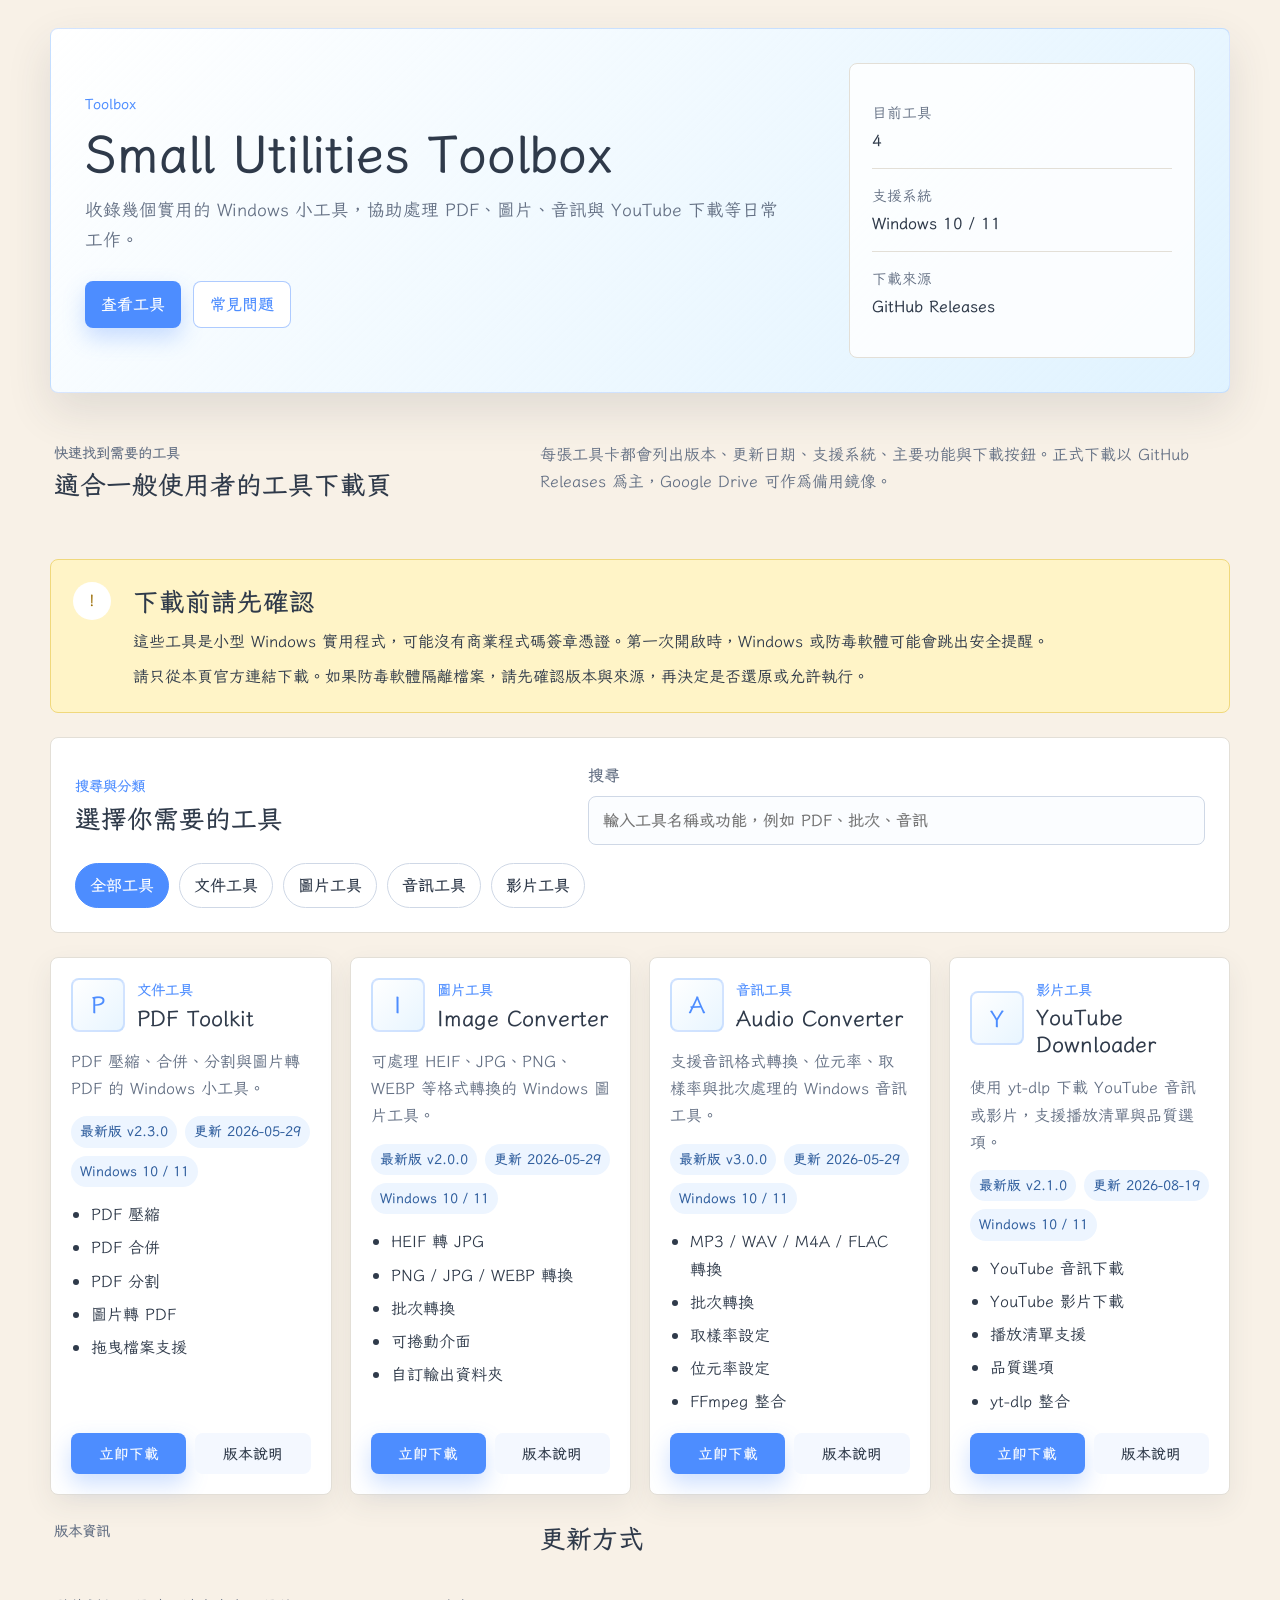
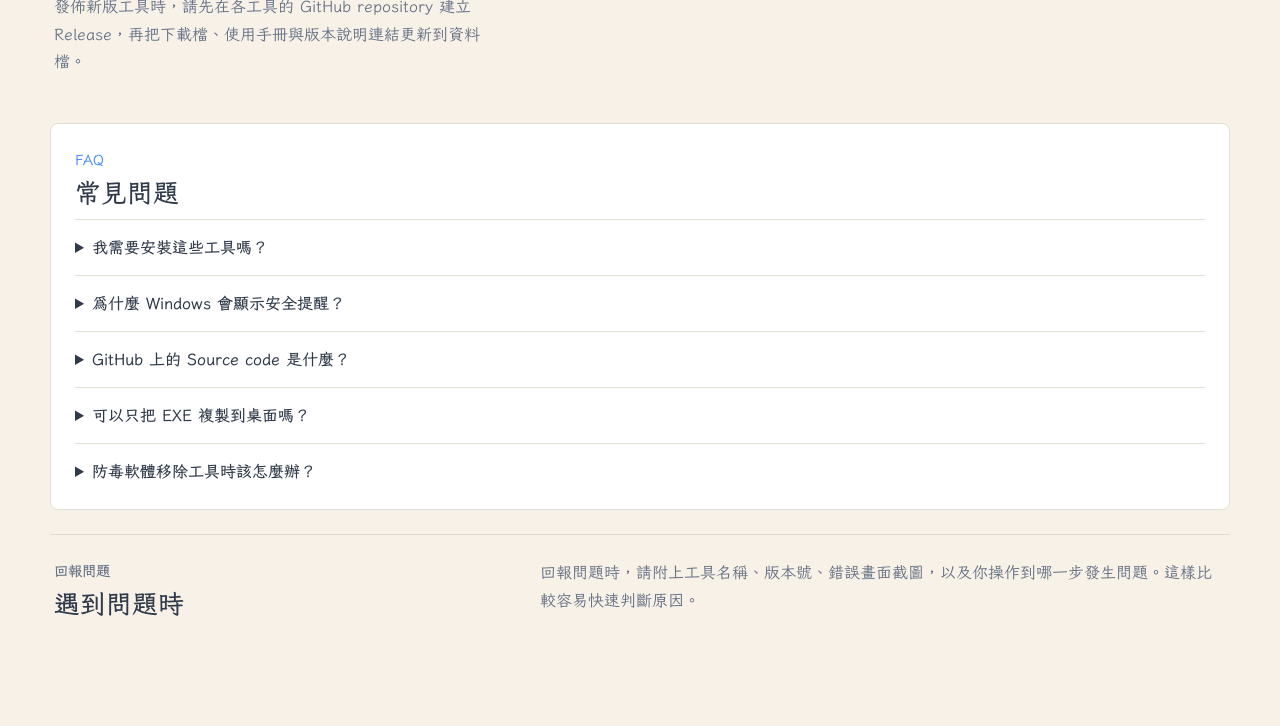
<file: site/index.html>
<!doctype html>
<html lang="zh-Hant">
  <head>
    <meta charset="utf-8">
    <meta name="viewport" content="width=device-width, initial-scale=1">
    <title>Small Utilities Toolbox</title>
    <link rel="preconnect" href="https://fonts.googleapis.com">
    <link rel="preconnect" href="https://fonts.gstatic.com" crossorigin>
    <link href="https://fonts.googleapis.com/css2?family=LXGW+WenKai+TC&display=swap" rel="stylesheet">
    <link rel="stylesheet" href="styles.css">
  </head>
  <body>
    <main class="toolbox-page">
      <section class="toolbox-hero" aria-labelledby="pageTitle">
        <div class="hero-content">
          <p class="eyebrow">Toolbox</p>
          <h1 id="pageTitle">Small Utilities Toolbox</h1>
          <p class="hero-description">
            收錄幾個實用的 Windows 小工具，協助處理 PDF、圖片、音訊與 YouTube 下載等日常工作。
          </p>
          <div class="hero-actions" aria-label="頁面捷徑">
            <a href="#toolsGrid" class="button button-primary">查看工具</a>
            <a href="#faq" class="button button-secondary">常見問題</a>
          </div>
        </div>
        <div class="hero-panel" aria-label="工具箱摘要">
          <div class="panel-line">
            <span class="panel-label">目前工具</span>
            <strong>4</strong>
          </div>
          <div class="panel-line">
            <span class="panel-label">支援系統</span>
            <strong>Windows 10 / 11</strong>
          </div>
          <div class="panel-line">
            <span class="panel-label">下載來源</span>
            <strong>GitHub Releases</strong>
          </div>
        </div>
      </section>

      <section class="intro-section" aria-labelledby="introTitle">
        <div>
          <p class="section-kicker">快速找到需要的工具</p>
          <h2 id="introTitle">適合一般使用者的工具下載頁</h2>
        </div>
        <p>
          每張工具卡都會列出版本、更新日期、支援系統、主要功能與下載按鈕。正式下載以 GitHub Releases 為主，Google Drive 可作為備用鏡像。
        </p>
      </section>

      <section class="notice-section" aria-labelledby="noticeTitle">
        <div class="notice-icon" aria-hidden="true">!</div>
        <div>
          <h2 id="noticeTitle">下載前請先確認</h2>
          <p>
            這些工具是小型 Windows 實用程式，可能沒有商業程式碼簽章憑證。第一次開啟時，Windows 或防毒軟體可能會跳出安全提醒。
          </p>
          <p>
            請只從本頁官方連結下載。如果防毒軟體隔離檔案，請先確認版本與來源，再決定是否還原或允許執行。
          </p>
        </div>
      </section>

      <section class="filter-section" aria-labelledby="filterTitle">
        <div class="filter-header">
          <div>
            <p class="section-kicker">搜尋與分類</p>
            <h2 id="filterTitle">選擇你需要的工具</h2>
          </div>
          <label class="search-box" for="toolSearchInput">
            <span>搜尋</span>
            <input type="search" id="toolSearchInput" placeholder="輸入工具名稱或功能，例如 PDF、批次、音訊">
          </label>
        </div>
        <div class="filter-buttons" id="filterButtons" aria-label="工具分類"></div>
      </section>

      <section class="tools-grid" id="toolsGrid" aria-live="polite"></section>
      <p class="empty-message" id="emptyMessage" hidden>目前沒有符合條件的工具，請換個關鍵字或分類試試。</p>

      <section class="updates-section" aria-labelledby="updatesTitle">
        <p class="section-kicker">版本資訊</p>
        <h2 id="updatesTitle">更新方式</h2>
        <p>
          發佈新版工具時，請先在各工具的 GitHub repository 建立 Release，再把下載檔、使用手冊與版本說明連結更新到資料檔。
        </p>
      </section>

      <section class="faq-section" id="faq" aria-labelledby="faqTitle">
        <p class="section-kicker">FAQ</p>
        <h2 id="faqTitle">常見問題</h2>
        <details>
          <summary>我需要安裝這些工具嗎？</summary>
          <p>多數工具是 portable 版本。下載 ZIP 檔後解壓縮，再執行資料夾內的 EXE 檔即可。</p>
        </details>
        <details>
          <summary>為什麼 Windows 會顯示安全提醒？</summary>
          <p>小型個人工具通常沒有商業程式碼簽章憑證，所以 Windows 可能會要求你確認後再執行。</p>
        </details>
        <details>
          <summary>GitHub 上的 Source code 是什麼？</summary>
          <p>Source code 是給開發者看的原始碼。一般使用者請下載標示 Windows、Portable、ZIP 或工具名稱的發佈檔。</p>
        </details>
        <details>
          <summary>可以只把 EXE 複製到桌面嗎？</summary>
          <p>不建議。有些工具需要同一個資料夾內的其他檔案。建議在桌面建立捷徑。</p>
        </details>
        <details>
          <summary>防毒軟體移除工具時該怎麼辦？</summary>
          <p>請先確認檔案是從本頁官方連結下載，並確認版本正確。只有在你信任來源時，才從隔離區還原。</p>
        </details>
      </section>

      <section class="contact-section" aria-labelledby="contactTitle">
        <div>
          <p class="section-kicker">回報問題</p>
          <h2 id="contactTitle">遇到問題時</h2>
        </div>
        <p>
          回報問題時，請附上工具名稱、版本號、錯誤畫面截圖，以及你操作到哪一步發生問題。這樣比較容易快速判斷原因。
        </p>
      </section>
    </main>

    <script src="../data/tools-data.js"></script>
    <script src="script.js"></script>
  </body>
</html>
</file>
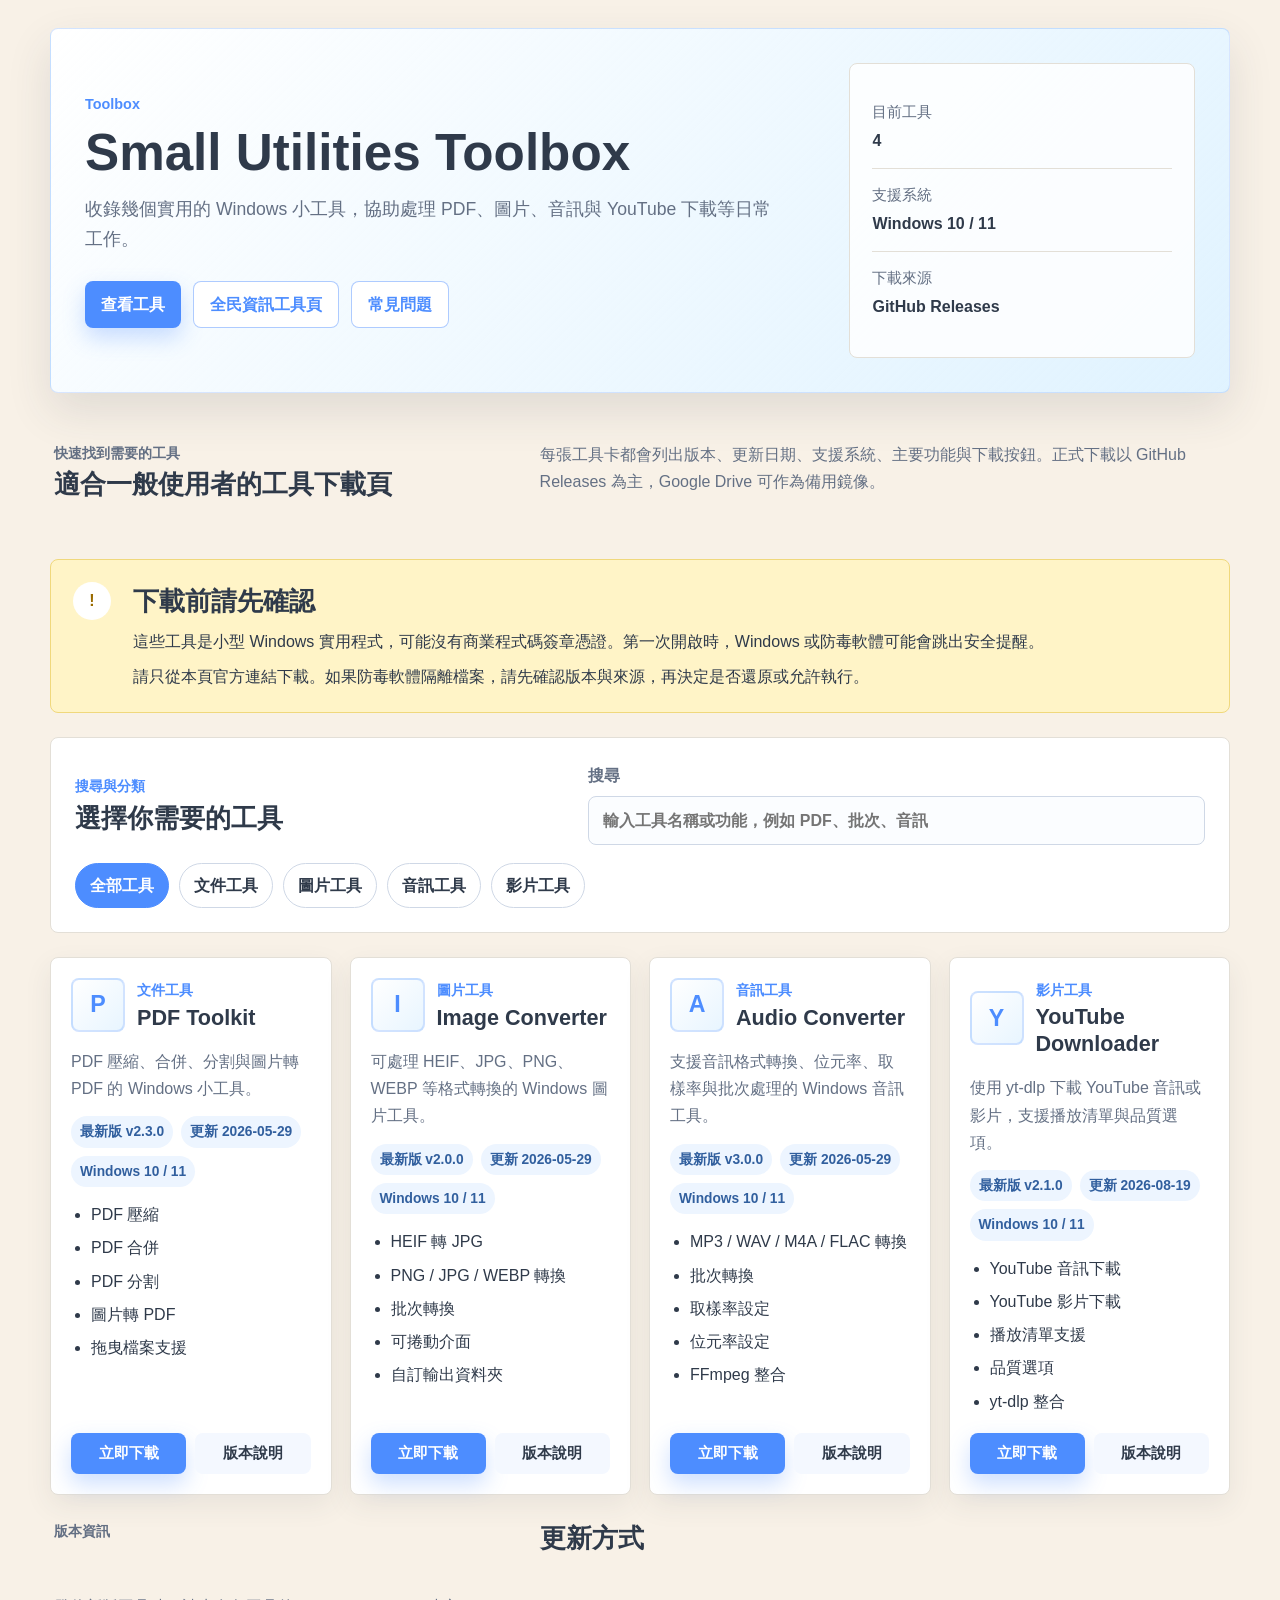
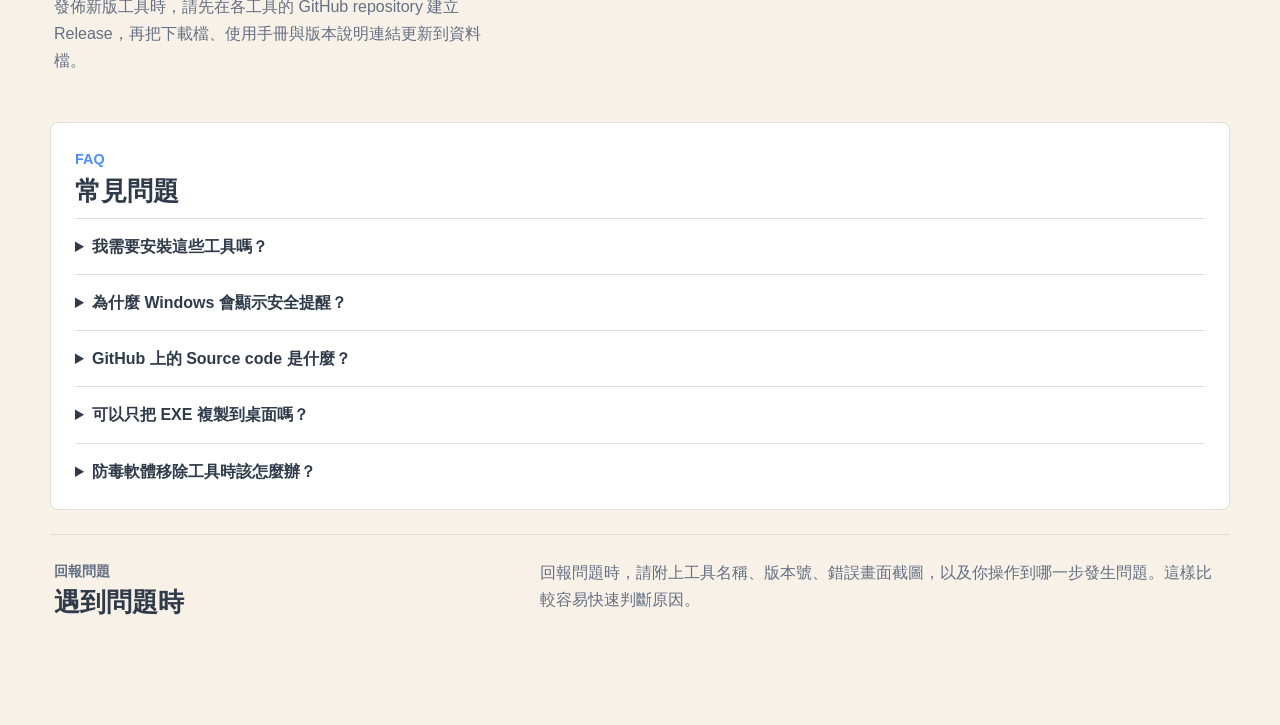
<file: site/google-sites-embed.html>
﻿<!doctype html>
<html lang="zh-Hant">
  <head>
    <meta charset="utf-8">
    <meta name="viewport" content="width=device-width, initial-scale=1">
    <title>Small Utilities Toolbox</title>
    <style>
      :root {
        --primary-blue: #4d8dff;
        --light-blue: #8fd3ff;
        --warm-beige: #f8f1e7;
        --dark-text: #2f3a4a;
        --muted-text: #647084;
        --card-white: #ffffff;
        --warning-yellow: #fff4c7;
        --soft-red: #ffe3e3;
        --line: #e3dfd7;
        --shadow: 0 18px 45px rgba(47, 58, 74, 0.12);
      }
      
      * {
        box-sizing: border-box;
      }
      
      html {
        scroll-behavior: smooth;
      }
      
      body {
        margin: 0;
        background: var(--warm-beige);
        color: var(--dark-text);
        font-family: "LXGW WenKai TC", "Microsoft JhengHei", "Noto Sans TC", sans-serif;
        line-height: 1.7;
      }
      
      a {
        color: inherit;
      }
      
      .toolbox-page {
        width: min(1180px, calc(100% - 32px));
        margin: 0 auto;
        padding: 28px 0 48px;
      }
      
      .toolbox-hero,
      .intro-section,
      .notice-section,
      .filter-section,
      .updates-section,
      .faq-section,
      .contact-section {
        margin-bottom: 24px;
      }
      
      .toolbox-hero {
        display: grid;
        grid-template-columns: minmax(0, 1.5fr) minmax(260px, 0.7fr);
        gap: 24px;
        align-items: stretch;
        min-height: 340px;
        padding: 34px;
        border: 1px solid rgba(77, 141, 255, 0.22);
        border-radius: 8px;
        background:
          linear-gradient(135deg, rgba(255, 255, 255, 0.94), rgba(143, 211, 255, 0.28)),
          var(--card-white);
        box-shadow: var(--shadow);
      }
      
      .hero-content {
        display: flex;
        flex-direction: column;
        justify-content: center;
      }
      
      .eyebrow,
      .section-kicker,
      .tool-category {
        margin: 0;
        color: var(--primary-blue);
        font-size: 0.9rem;
        font-weight: 700;
        letter-spacing: 0;
      }
      
      h1,
      h2,
      h3,
      p {
        overflow-wrap: anywhere;
      }
      
      h1 {
        max-width: 720px;
        margin: 8px 0 14px;
        font-size: clamp(2.1rem, 4vw, 4rem);
        line-height: 1.1;
        letter-spacing: 0;
      }
      
      h2 {
        margin: 4px 0 10px;
        font-size: clamp(1.45rem, 2vw, 2rem);
        line-height: 1.25;
        letter-spacing: 0;
      }
      
      h3 {
        margin: 2px 0 0;
        font-size: 1.35rem;
        line-height: 1.25;
        letter-spacing: 0;
      }
      
      .hero-description {
        max-width: 700px;
        margin: 0;
        color: var(--muted-text);
        font-size: 1.1rem;
      }
      
      .hero-actions {
        display: flex;
        flex-wrap: wrap;
        gap: 12px;
        margin-top: 26px;
      }
      
      .button,
      .tool-action {
        display: inline-flex;
        align-items: center;
        justify-content: center;
        min-height: 42px;
        padding: 9px 16px;
        border-radius: 8px;
        font-weight: 700;
        text-decoration: none;
        transition: transform 0.16s ease, box-shadow 0.16s ease, background 0.16s ease;
      }
      
      .button:hover,
      .tool-action:hover {
        transform: translateY(-1px);
      }
      
      .button-primary,
      .tool-action.primary {
        background: var(--primary-blue);
        color: #ffffff;
        box-shadow: 0 10px 22px rgba(77, 141, 255, 0.28);
      }
      
      .button-secondary,
      .tool-action.secondary {
        border: 1px solid rgba(77, 141, 255, 0.45);
        background: #ffffff;
        color: var(--primary-blue);
      }
      
      .tool-action.light {
        background: #f4f8ff;
        color: var(--dark-text);
      }
      
      .tool-action.is-disabled {
        cursor: not-allowed;
        opacity: 0.48;
        pointer-events: none;
      }
      
      .hero-panel {
        align-self: center;
        padding: 22px;
        border: 1px solid var(--line);
        border-radius: 8px;
        background: rgba(255, 255, 255, 0.84);
      }
      
      .panel-line {
        display: grid;
        gap: 2px;
        padding: 14px 0;
        border-bottom: 1px solid var(--line);
      }
      
      .panel-line:last-child {
        border-bottom: 0;
      }
      
      .panel-label {
        color: var(--muted-text);
        font-size: 0.92rem;
      }
      
      .intro-section,
      .updates-section,
      .contact-section {
        display: grid;
        grid-template-columns: minmax(220px, 0.8fr) minmax(0, 1.2fr);
        gap: 28px;
        align-items: start;
        padding: 24px 4px;
      }
      
      .intro-section p,
      .updates-section p,
      .contact-section p {
        margin: 0;
        color: var(--muted-text);
      }
      
      .notice-section {
        display: grid;
        grid-template-columns: 44px minmax(0, 1fr);
        gap: 16px;
        padding: 22px;
        border: 1px solid #f0d87c;
        border-radius: 8px;
        background: var(--warning-yellow);
      }
      
      .notice-icon {
        display: grid;
        place-items: center;
        width: 38px;
        height: 38px;
        border-radius: 50%;
        background: #ffffff;
        color: #9a6b00;
        font-weight: 800;
      }
      
      .notice-section p {
        margin: 8px 0 0;
      }
      
      .filter-section {
        padding: 24px;
        border: 1px solid var(--line);
        border-radius: 8px;
        background: var(--card-white);
      }
      
      .filter-header {
        display: grid;
        grid-template-columns: minmax(220px, 0.8fr) minmax(280px, 1fr);
        gap: 20px;
        align-items: end;
      }
      
      .search-box {
        display: grid;
        gap: 6px;
        color: var(--muted-text);
        font-weight: 700;
      }
      
      .search-box input {
        width: 100%;
        min-height: 46px;
        border: 1px solid #cfd8e6;
        border-radius: 8px;
        padding: 10px 14px;
        color: var(--dark-text);
        font: inherit;
        background: #fbfdff;
      }
      
      .search-box input:focus {
        border-color: var(--primary-blue);
        outline: 3px solid rgba(77, 141, 255, 0.18);
      }
      
      .filter-buttons {
        display: flex;
        flex-wrap: wrap;
        gap: 10px;
        margin-top: 18px;
      }
      
      .filter-button {
        min-height: 40px;
        border: 1px solid #cfd8e6;
        border-radius: 999px;
        padding: 8px 14px;
        background: #ffffff;
        color: var(--dark-text);
        cursor: pointer;
        font: inherit;
        font-weight: 700;
      }
      
      .filter-button.is-active {
        border-color: var(--primary-blue);
        background: var(--primary-blue);
        color: #ffffff;
      }
      
      .tools-grid {
        display: grid;
        grid-template-columns: repeat(4, minmax(0, 1fr));
        gap: 18px;
      }
      
      .tool-card {
        display: flex;
        min-height: 100%;
        flex-direction: column;
        padding: 20px;
        border: 1px solid var(--line);
        border-radius: 8px;
        background: var(--card-white);
        box-shadow: 0 10px 28px rgba(47, 58, 74, 0.08);
      }
      
      .tool-card-header {
        display: grid;
        grid-template-columns: 54px minmax(0, 1fr);
        gap: 12px;
        align-items: center;
      }
      
      .tool-icon-placeholder {
        display: grid;
        place-items: center;
        width: 54px;
        height: 54px;
        border: 2px solid rgba(77, 141, 255, 0.24);
        border-radius: 8px;
        background: linear-gradient(135deg, #ffffff, #e8f5ff);
        color: var(--primary-blue);
        font-size: 1.45rem;
        font-weight: 900;
      }
      
      .tool-description {
        margin: 16px 0 14px;
        color: var(--muted-text);
      }
      
      .tool-meta {
        display: flex;
        flex-wrap: wrap;
        gap: 8px;
        margin-bottom: 14px;
      }
      
      .tool-meta span {
        display: inline-flex;
        align-items: center;
        min-height: 30px;
        border-radius: 999px;
        padding: 4px 9px;
        background: #edf5ff;
        color: #315f9e;
        font-size: 0.86rem;
        font-weight: 700;
      }
      
      .feature-list {
        display: grid;
        gap: 6px;
        margin: 0 0 18px;
        padding-left: 20px;
        color: var(--dark-text);
      }
      
      .tool-actions {
        display: grid;
        grid-template-columns: 1fr 1fr;
        gap: 9px;
        margin-top: auto;
      }
      
      .tool-action {
        min-height: 40px;
        padding: 8px 10px;
        font-size: 0.92rem;
      }
      
      .empty-message {
        margin: 18px 0 0;
        padding: 20px;
        border: 1px dashed #b7c9e6;
        border-radius: 8px;
        background: #ffffff;
        color: var(--muted-text);
        text-align: center;
      }
      
      .faq-section {
        padding: 24px;
        border: 1px solid var(--line);
        border-radius: 8px;
        background: var(--card-white);
      }
      
      details {
        border-top: 1px solid var(--line);
        padding: 14px 0;
      }
      
      details:last-child {
        padding-bottom: 0;
      }
      
      summary {
        cursor: pointer;
        color: var(--dark-text);
        font-weight: 800;
      }
      
      details p {
        margin: 8px 0 0;
        color: var(--muted-text);
      }
      
      .contact-section {
        border-top: 1px solid rgba(47, 58, 74, 0.12);
      }
      
      .community-page {
        max-width: 1220px;
      }
      
      .community-hero {
        display: grid;
        grid-template-columns: minmax(0, 1.35fr) minmax(260px, 0.65fr);
        gap: 24px;
        align-items: center;
        margin-bottom: 20px;
        padding: 34px;
        border: 1px solid rgba(77, 141, 255, 0.22);
        border-radius: 8px;
        background: #ffffff;
        box-shadow: var(--shadow);
      }
      
      .community-nav {
        position: sticky;
        top: 0;
        z-index: 2;
        display: flex;
        flex-wrap: wrap;
        gap: 8px;
        margin-bottom: 22px;
        padding: 12px;
        border: 1px solid var(--line);
        border-radius: 8px;
        background: rgba(255, 255, 255, 0.95);
      }
      
      .community-nav a {
        min-height: 38px;
        padding: 7px 12px;
        border-radius: 8px;
        background: #edf5ff;
        color: #315f9e;
        font-weight: 800;
        text-decoration: none;
      }
      
      .info-section {
        margin-bottom: 24px;
      }
      
      .section-heading {
        margin-bottom: 12px;
      }
      
      .section-heading p {
        max-width: 760px;
        margin: 6px 0 0;
        color: var(--muted-text);
      }
      
      .split-grid {
        display: grid;
        grid-template-columns: repeat(2, minmax(0, 1fr));
        gap: 18px;
      }
      
      .info-card {
        padding: 20px;
        border: 1px solid var(--line);
        border-radius: 8px;
        background: var(--card-white);
        box-shadow: 0 10px 28px rgba(47, 58, 74, 0.08);
      }
      
      .info-card + .info-card {
        margin-top: 16px;
      }
      
      .table-scroll {
        width: 100%;
        overflow-x: auto;
      }
      
      .wide-table table {
        min-width: 1120px;
      }
      
      table {
        width: 100%;
        border-collapse: collapse;
      }
      
      th,
      td {
        border-bottom: 1px solid var(--line);
        padding: 10px 9px;
        text-align: left;
        vertical-align: middle;
      }
      
      th {
        background: #edf5ff;
        color: #315f9e;
        font-weight: 900;
        white-space: nowrap;
      }
      
      td {
        color: var(--dark-text);
      }
      
      .compact-list {
        display: grid;
        gap: 8px;
      }
      
      .compact-list-item {
        display: grid;
        grid-template-columns: minmax(120px, 0.32fr) minmax(0, 1fr);
        gap: 12px;
        padding: 12px;
        border-radius: 8px;
        background: #fbfdff;
      }
      
      .calculator-card {
        display: grid;
        gap: 18px;
      }
      
      .form-grid,
      .ledger-form {
        display: grid;
        grid-template-columns: repeat(3, minmax(0, 1fr));
        gap: 14px;
        align-items: end;
      }
      
      label,
      .standalone-input {
        display: grid;
        gap: 6px;
        color: var(--muted-text);
        font-weight: 800;
      }
      
      input,
      select {
        width: 100%;
        min-height: 42px;
        border: 1px solid #cfd8e6;
        border-radius: 8px;
        padding: 8px 10px;
        color: var(--dark-text);
        font: inherit;
        background: #fbfdff;
      }
      
      input:focus,
      select:focus {
        border-color: var(--primary-blue);
        outline: 3px solid rgba(77, 141, 255, 0.18);
      }
      
      td input,
      td select {
        min-width: 96px;
      }
      
      .checkbox-label {
        grid-template-columns: auto minmax(0, 1fr);
        align-items: center;
        color: var(--dark-text);
      }
      
      .checkbox-label input {
        width: 18px;
        min-height: 18px;
      }
      
      .result-grid {
        display: grid;
        grid-template-columns: repeat(4, minmax(0, 1fr));
        gap: 12px;
      }
      
      .result-item {
        min-height: 94px;
        padding: 14px;
        border: 1px solid #d8e5f8;
        border-radius: 8px;
        background: #f7fbff;
      }
      
      .result-item span,
      .result-item small {
        display: block;
        color: var(--muted-text);
      }
      
      .result-item strong {
        display: block;
        margin-top: 4px;
        color: var(--dark-text);
        font-size: 1.35rem;
        line-height: 1.2;
      }
      
      .ledger-actions {
        display: flex;
        flex-wrap: wrap;
        gap: 10px;
      }
      
      .danger-button {
        border-color: #d96565;
        color: #a12828;
      }
      
      .table-button {
        min-height: 34px;
        margin: 2px;
        border: 1px solid #cfd8e6;
        border-radius: 8px;
        padding: 5px 8px;
        background: #ffffff;
        color: var(--dark-text);
        cursor: pointer;
        font: inherit;
        font-weight: 800;
      }
      
      .danger-text {
        color: #a12828;
      }
      
      .standalone-input {
        max-width: 320px;
      }
      
      @media (max-width: 1024px) {
        .tools-grid {
          grid-template-columns: repeat(2, minmax(0, 1fr));
        }
      
        .toolbox-hero,
        .community-hero {
          grid-template-columns: 1fr;
        }
      
        .split-grid,
        .form-grid,
        .ledger-form,
        .result-grid {
          grid-template-columns: repeat(2, minmax(0, 1fr));
        }
      }
      
      @media (max-width: 720px) {
        .toolbox-page {
          width: min(100% - 22px, 1180px);
          padding-top: 12px;
        }
      
        .toolbox-hero,
        .filter-section,
        .faq-section {
          padding: 18px;
        }
      
        .intro-section,
        .updates-section,
        .contact-section,
        .filter-header {
          grid-template-columns: 1fr;
          gap: 12px;
        }
      
        .tools-grid {
          grid-template-columns: 1fr;
        }
      
        .notice-section {
          grid-template-columns: 1fr;
        }
      
        .hero-actions,
        .filter-buttons {
          align-items: stretch;
          flex-direction: column;
        }
      
        .button,
        .filter-button {
          width: 100%;
        }
      
        .community-hero,
        .info-card {
          padding: 18px;
        }
      
        .community-nav {
          position: static;
        }
      
        .split-grid,
        .form-grid,
        .ledger-form,
        .result-grid,
        .compact-list-item {
          grid-template-columns: 1fr;
        }
      
        .community-nav a {
          width: 100%;
          text-align: center;
        }
      }
      
      @media (max-width: 420px) {
        .tool-actions {
          grid-template-columns: 1fr;
        }
      }
    </style>
  </head>
  <body>
    <main class="toolbox-page">
      <section class="toolbox-hero" aria-labelledby="pageTitle">
        <div class="hero-content">
          <p class="eyebrow">Toolbox</p>
          <h1 id="pageTitle">Small Utilities Toolbox</h1>
          <p class="hero-description">
            收錄幾個實用的 Windows 小工具，協助處理 PDF、圖片、音訊與 YouTube 下載等日常工作。
          </p>
          <div class="hero-actions" aria-label="頁面捷徑">
            <a href="#toolsGrid" class="button button-primary">查看工具</a>
            <a href="community-info.html" class="button button-secondary">全民資訊工具頁</a>
            <a href="#faq" class="button button-secondary">常見問題</a>
          </div>
        </div>
        <div class="hero-panel" aria-label="工具箱摘要">
          <div class="panel-line">
            <span class="panel-label">目前工具</span>
            <strong>4</strong>
          </div>
          <div class="panel-line">
            <span class="panel-label">支援系統</span>
            <strong>Windows 10 / 11</strong>
          </div>
          <div class="panel-line">
            <span class="panel-label">下載來源</span>
            <strong>GitHub Releases</strong>
          </div>
        </div>
      </section>

      <section class="intro-section" aria-labelledby="introTitle">
        <div>
          <p class="section-kicker">快速找到需要的工具</p>
          <h2 id="introTitle">適合一般使用者的工具下載頁</h2>
        </div>
        <p>
          每張工具卡都會列出版本、更新日期、支援系統、主要功能與下載按鈕。正式下載以 GitHub Releases 為主，Google Drive 可作為備用鏡像。
        </p>
      </section>

      <section class="notice-section" aria-labelledby="noticeTitle">
        <div class="notice-icon" aria-hidden="true">!</div>
        <div>
          <h2 id="noticeTitle">下載前請先確認</h2>
          <p>
            這些工具是小型 Windows 實用程式，可能沒有商業程式碼簽章憑證。第一次開啟時，Windows 或防毒軟體可能會跳出安全提醒。
          </p>
          <p>
            請只從本頁官方連結下載。如果防毒軟體隔離檔案，請先確認版本與來源，再決定是否還原或允許執行。
          </p>
        </div>
      </section>

      <section class="filter-section" aria-labelledby="filterTitle">
        <div class="filter-header">
          <div>
            <p class="section-kicker">搜尋與分類</p>
            <h2 id="filterTitle">選擇你需要的工具</h2>
          </div>
          <label class="search-box" for="toolSearchInput">
            <span>搜尋</span>
            <input type="search" id="toolSearchInput" placeholder="輸入工具名稱或功能，例如 PDF、批次、音訊">
          </label>
        </div>
        <div class="filter-buttons" id="filterButtons" aria-label="工具分類"></div>
      </section>

      <section class="tools-grid" id="toolsGrid" aria-live="polite"></section>
      <p class="empty-message" id="emptyMessage" hidden>目前沒有符合條件的工具，請換個關鍵字或分類試試。</p>

      <section class="updates-section" aria-labelledby="updatesTitle">
        <p class="section-kicker">版本資訊</p>
        <h2 id="updatesTitle">更新方式</h2>
        <p>
          發佈新版工具時，請先在各工具的 GitHub repository 建立 Release，再把下載檔、使用手冊與版本說明連結更新到資料檔。
        </p>
      </section>

      <section class="faq-section" id="faq" aria-labelledby="faqTitle">
        <p class="section-kicker">FAQ</p>
        <h2 id="faqTitle">常見問題</h2>
        <details>
          <summary>我需要安裝這些工具嗎？</summary>
          <p>多數工具是 portable 版本。下載 ZIP 檔後解壓縮，再執行資料夾內的 EXE 檔即可。</p>
        </details>
        <details>
          <summary>為什麼 Windows 會顯示安全提醒？</summary>
          <p>小型個人工具通常沒有商業程式碼簽章憑證，所以 Windows 可能會要求你確認後再執行。</p>
        </details>
        <details>
          <summary>GitHub 上的 Source code 是什麼？</summary>
          <p>Source code 是給開發者看的原始碼。一般使用者請下載標示 Windows、Portable、ZIP 或工具名稱的發佈檔。</p>
        </details>
        <details>
          <summary>可以只把 EXE 複製到桌面嗎？</summary>
          <p>不建議。有些工具需要同一個資料夾內的其他檔案。建議在桌面建立捷徑。</p>
        </details>
        <details>
          <summary>防毒軟體移除工具時該怎麼辦？</summary>
          <p>請先確認檔案是從本頁官方連結下載，並確認版本正確。只有在你信任來源時，才從隔離區還原。</p>
        </details>
      </section>

      <section class="contact-section" aria-labelledby="contactTitle">
        <div>
          <p class="section-kicker">回報問題</p>
          <h2 id="contactTitle">遇到問題時</h2>
        </div>
        <p>
          回報問題時，請附上工具名稱、版本號、錯誤畫面截圖，以及你操作到哪一步發生問題。這樣比較容易快速判斷原因。
        </p>
      </section>
    </main>

<script>
      const categories = [
        {
          id: "all",
          label: "全部工具"
        },
        {
          id: "document",
          label: "文件工具"
        },
        {
          id: "image",
          label: "圖片工具"
        },
        {
          id: "audio",
          label: "音訊工具"
        },
        {
          id: "video",
          label: "影片工具"
        }
      ];
      
      const toolsData = [
        {
          id: "pdf-toolkit",
          category: "document",
          name: "PDF Toolkit",
          version: "v2.3.0",
          updatedAt: "2026-05-29",
          system: "Windows 10 / 11",
          description: "PDF 壓縮、合併、分割與圖片轉 PDF 的 Windows 小工具。",
          features: [
            "PDF 壓縮",
            "PDF 合併",
            "PDF 分割",
            "圖片轉 PDF",
            "拖曳檔案支援"
          ],
          primaryDownloadUrl: "https://github.com/yu020210/pdf-toolkit/releases/download/v2.3.0/PDFToolkit_v2.3.0_Windows.zip",
          backupDownloadUrl: "PASTE_GOOGLE_DRIVE_BACKUP_URL_HERE",
          manualUrl: "PASTE_USER_GUIDE_URL_HERE",
          changelogUrl: "https://github.com/yu020210/pdf-toolkit/releases/tag/v2.3.0",
          icon: "../assets/icons/pdf-toolkit.png",
          screenshot: "../assets/screenshots/pdf-toolkit.png"
        },
        {
          id: "image-converter",
          category: "image",
          name: "Image Converter",
          version: "v2.0.0",
          updatedAt: "2026-05-29",
          system: "Windows 10 / 11",
          description: "可處理 HEIF、JPG、PNG、WEBP 等格式轉換的 Windows 圖片工具。",
          features: [
            "HEIF 轉 JPG",
            "PNG / JPG / WEBP 轉換",
            "批次轉換",
            "可捲動介面",
            "自訂輸出資料夾"
          ],
          primaryDownloadUrl: "https://github.com/yu020210/image-converter/releases/download/v2.0.0/ImageConverter_v2.0.0_Windows.zip",
          backupDownloadUrl: "PASTE_GOOGLE_DRIVE_BACKUP_URL_HERE",
          manualUrl: "PASTE_USER_GUIDE_URL_HERE",
          changelogUrl: "https://github.com/yu020210/image-converter/releases/tag/v2.0.0",
          icon: "../assets/icons/image-converter.png",
          screenshot: "../assets/screenshots/image-converter.png"
        },
        {
          id: "audio-converter",
          category: "audio",
          name: "Audio Converter",
          version: "v3.0.0",
          updatedAt: "2026-05-29",
          system: "Windows 10 / 11",
          description: "支援音訊格式轉換、位元率、取樣率與批次處理的 Windows 音訊工具。",
          features: [
            "MP3 / WAV / M4A / FLAC 轉換",
            "批次轉換",
            "取樣率設定",
            "位元率設定",
            "FFmpeg 整合"
          ],
          primaryDownloadUrl: "https://github.com/yu020210/audio-converter/releases/download/v3.0.0/AudioConverter_v3.0.0_Windows.zip",
          backupDownloadUrl: "PASTE_GOOGLE_DRIVE_BACKUP_URL_HERE",
          manualUrl: "PASTE_USER_GUIDE_URL_HERE",
          changelogUrl: "https://github.com/yu020210/audio-converter/releases/tag/v3.0.0",
          icon: "../assets/icons/audio-converter.png",
          screenshot: "../assets/screenshots/audio-converter.png"
        },
        {
          id: "youtube-downloader",
          category: "video",
          name: "YouTube Downloader",
          version: "v2.1.0",
          updatedAt: "2026-08-19",
          system: "Windows 10 / 11",
          description: "使用 yt-dlp 下載 YouTube 音訊或影片，支援播放清單與品質選項。",
          features: [
            "YouTube 音訊下載",
            "YouTube 影片下載",
            "播放清單支援",
            "品質選項",
            "yt-dlp 整合"
          ],
          primaryDownloadUrl: "https://github.com/yu020210/youtube-downloader/releases/download/v2.1.0/YouTubeDownloader_v2.1.0_Windows.zip",
          backupDownloadUrl: "PASTE_GOOGLE_DRIVE_BACKUP_URL_HERE",
          manualUrl: "PASTE_USER_GUIDE_URL_HERE",
          changelogUrl: "https://github.com/yu020210/youtube-downloader/releases/tag/v2.1.0",
          icon: "../assets/icons/youtube-downloader.png",
          screenshot: "../assets/screenshots/youtube-downloader.png"
        }
      ];
      
      
      const state = {
        activeCategory: "all",
        keyword: ""
      };
      
      const toolsGrid = document.querySelector("#toolsGrid");
      const emptyMessage = document.querySelector("#emptyMessage");
      const searchInput = document.querySelector("#toolSearchInput");
      const filterButtons = document.querySelector("#filterButtons");
      
      function createPlaceholderIcon(tool) {
        const firstLetter = tool.name.charAt(0).toUpperCase();
        return `<div class="tool-icon-placeholder" aria-hidden="true">${firstLetter}</div>`;
      }
      
      function isPlaceholderUrl(url) {
        return !url || url.startsWith("PASTE_");
      }
      
      function createActionLink(url, label, styleName) {
        if (isPlaceholderUrl(url)) {
          return "";
        }
      
        return `<a class="tool-action ${styleName}" href="${url}" target="_blank" rel="noopener" title="${label}">${label}</a>`;
      }
      
      function getCategoryLabel(categoryId) {
        const category = categories.find((item) => item.id === categoryId);
        return category ? category.label : categoryId;
      }
      
      function normalizeText(value) {
        return value.toString().trim().toLowerCase();
      }
      
      function toolMatchesKeyword(tool, keyword) {
        if (!keyword) {
          return true;
        }
      
        const searchableText = [
          tool.name,
          tool.description,
          tool.version,
          tool.system,
          ...tool.features
        ].join(" ");
      
        return normalizeText(searchableText).includes(normalizeText(keyword));
      }
      
      function getFilteredTools() {
        return toolsData.filter((tool) => {
          const matchesCategory = state.activeCategory === "all" || tool.category === state.activeCategory;
          const matchesKeyword = toolMatchesKeyword(tool, state.keyword);
          return matchesCategory && matchesKeyword;
        });
      }
      
      function renderCategories() {
        filterButtons.innerHTML = categories.map((category) => {
          const isActive = category.id === state.activeCategory;
          return `
            <button class="filter-button${isActive ? " is-active" : ""}" type="button" data-filter="${category.id}" aria-pressed="${isActive}">
              ${category.label}
            </button>
          `;
        }).join("");
      }
      
      function renderTools() {
        const filteredTools = getFilteredTools();
      
        emptyMessage.hidden = filteredTools.length > 0;
        toolsGrid.innerHTML = filteredTools.map((tool) => `
          <article class="tool-card">
            <div class="tool-card-header">
              ${createPlaceholderIcon(tool)}
              <div>
                <p class="tool-category">${getCategoryLabel(tool.category)}</p>
                <h3>${tool.name}</h3>
              </div>
            </div>
            <p class="tool-description">${tool.description}</p>
            <div class="tool-meta" aria-label="${tool.name} 版本資訊">
              <span>最新版 ${tool.version}</span>
              <span>更新 ${tool.updatedAt}</span>
              <span>${tool.system}</span>
            </div>
            <ul class="feature-list">
              ${tool.features.map((feature) => `<li>${feature}</li>`).join("")}
            </ul>
            <div class="tool-actions">
              ${createActionLink(tool.primaryDownloadUrl, "立即下載", "primary")}
              ${createActionLink(tool.backupDownloadUrl, "備用下載", "secondary")}
              ${createActionLink(tool.manualUrl, "使用手冊", "light")}
              ${createActionLink(tool.changelogUrl, "版本說明", "light")}
            </div>
          </article>
        `).join("");
      }
      
      function updateView() {
        renderCategories();
        renderTools();
      }
      
      searchInput.addEventListener("input", (event) => {
        state.keyword = event.target.value;
        renderTools();
      });
      
      filterButtons.addEventListener("click", (event) => {
        const button = event.target.closest("[data-filter]");
        if (!button) {
          return;
        }
      
        state.activeCategory = button.dataset.filter;
        updateView();
      });
      
      updateView();
    </script>
  </body>
</html>
</file>
<file: site/styles.css>
:root {
  --primary-blue: #4d8dff;
  --light-blue: #8fd3ff;
  --warm-beige: #f8f1e7;
  --dark-text: #2f3a4a;
  --muted-text: #647084;
  --card-white: #ffffff;
  --warning-yellow: #fff4c7;
  --soft-red: #ffe3e3;
  --line: #e3dfd7;
  --shadow: 0 18px 45px rgba(47, 58, 74, 0.12);
}

* {
  box-sizing: border-box;
}

html {
  scroll-behavior: smooth;
}

body {
  margin: 0;
  background: var(--warm-beige);
  color: var(--dark-text);
  font-family: "LXGW WenKai TC", "Microsoft JhengHei", "Noto Sans TC", sans-serif;
  line-height: 1.7;
}

a {
  color: inherit;
}

.toolbox-page {
  width: min(1180px, calc(100% - 32px));
  margin: 0 auto;
  padding: 28px 0 48px;
}

.toolbox-hero,
.intro-section,
.notice-section,
.filter-section,
.updates-section,
.faq-section,
.contact-section {
  margin-bottom: 24px;
}

.toolbox-hero {
  display: grid;
  grid-template-columns: minmax(0, 1.5fr) minmax(260px, 0.7fr);
  gap: 24px;
  align-items: stretch;
  min-height: 340px;
  padding: 34px;
  border: 1px solid rgba(77, 141, 255, 0.22);
  border-radius: 8px;
  background:
    linear-gradient(135deg, rgba(255, 255, 255, 0.94), rgba(143, 211, 255, 0.28)),
    var(--card-white);
  box-shadow: var(--shadow);
}

.hero-content {
  display: flex;
  flex-direction: column;
  justify-content: center;
}

.eyebrow,
.section-kicker,
.tool-category {
  margin: 0;
  color: var(--primary-blue);
  font-size: 0.9rem;
  font-weight: 700;
  letter-spacing: 0;
}

h1,
h2,
h3,
p {
  overflow-wrap: anywhere;
}

h1 {
  max-width: 720px;
  margin: 8px 0 14px;
  font-size: clamp(2.1rem, 4vw, 4rem);
  line-height: 1.1;
  letter-spacing: 0;
}

h2 {
  margin: 4px 0 10px;
  font-size: clamp(1.45rem, 2vw, 2rem);
  line-height: 1.25;
  letter-spacing: 0;
}

h3 {
  margin: 2px 0 0;
  font-size: 1.35rem;
  line-height: 1.25;
  letter-spacing: 0;
}

.hero-description {
  max-width: 700px;
  margin: 0;
  color: var(--muted-text);
  font-size: 1.1rem;
}

.hero-actions {
  display: flex;
  flex-wrap: wrap;
  gap: 12px;
  margin-top: 26px;
}

.button,
.tool-action {
  display: inline-flex;
  align-items: center;
  justify-content: center;
  min-height: 42px;
  padding: 9px 16px;
  border-radius: 8px;
  font-weight: 700;
  text-decoration: none;
  transition: transform 0.16s ease, box-shadow 0.16s ease, background 0.16s ease;
}

.button:hover,
.tool-action:hover {
  transform: translateY(-1px);
}

.button-primary,
.tool-action.primary {
  background: var(--primary-blue);
  color: #ffffff;
  box-shadow: 0 10px 22px rgba(77, 141, 255, 0.28);
}

.button-secondary,
.tool-action.secondary {
  border: 1px solid rgba(77, 141, 255, 0.45);
  background: #ffffff;
  color: var(--primary-blue);
}

.tool-action.light {
  background: #f4f8ff;
  color: var(--dark-text);
}

.tool-action.is-disabled {
  cursor: not-allowed;
  opacity: 0.48;
  pointer-events: none;
}

.hero-panel {
  align-self: center;
  padding: 22px;
  border: 1px solid var(--line);
  border-radius: 8px;
  background: rgba(255, 255, 255, 0.84);
}

.panel-line {
  display: grid;
  gap: 2px;
  padding: 14px 0;
  border-bottom: 1px solid var(--line);
}

.panel-line:last-child {
  border-bottom: 0;
}

.panel-label {
  color: var(--muted-text);
  font-size: 0.92rem;
}

.intro-section,
.updates-section,
.contact-section {
  display: grid;
  grid-template-columns: minmax(220px, 0.8fr) minmax(0, 1.2fr);
  gap: 28px;
  align-items: start;
  padding: 24px 4px;
}

.intro-section p,
.updates-section p,
.contact-section p {
  margin: 0;
  color: var(--muted-text);
}

.notice-section {
  display: grid;
  grid-template-columns: 44px minmax(0, 1fr);
  gap: 16px;
  padding: 22px;
  border: 1px solid #f0d87c;
  border-radius: 8px;
  background: var(--warning-yellow);
}

.notice-icon {
  display: grid;
  place-items: center;
  width: 38px;
  height: 38px;
  border-radius: 50%;
  background: #ffffff;
  color: #9a6b00;
  font-weight: 800;
}

.notice-section p {
  margin: 8px 0 0;
}

.filter-section {
  padding: 24px;
  border: 1px solid var(--line);
  border-radius: 8px;
  background: var(--card-white);
}

.filter-header {
  display: grid;
  grid-template-columns: minmax(220px, 0.8fr) minmax(280px, 1fr);
  gap: 20px;
  align-items: end;
}

.search-box {
  display: grid;
  gap: 6px;
  color: var(--muted-text);
  font-weight: 700;
}

.search-box input {
  width: 100%;
  min-height: 46px;
  border: 1px solid #cfd8e6;
  border-radius: 8px;
  padding: 10px 14px;
  color: var(--dark-text);
  font: inherit;
  background: #fbfdff;
}

.search-box input:focus {
  border-color: var(--primary-blue);
  outline: 3px solid rgba(77, 141, 255, 0.18);
}

.filter-buttons {
  display: flex;
  flex-wrap: wrap;
  gap: 10px;
  margin-top: 18px;
}

.filter-button {
  min-height: 40px;
  border: 1px solid #cfd8e6;
  border-radius: 999px;
  padding: 8px 14px;
  background: #ffffff;
  color: var(--dark-text);
  cursor: pointer;
  font: inherit;
  font-weight: 700;
}

.filter-button.is-active {
  border-color: var(--primary-blue);
  background: var(--primary-blue);
  color: #ffffff;
}

.tools-grid {
  display: grid;
  grid-template-columns: repeat(4, minmax(0, 1fr));
  gap: 18px;
}

.tool-card {
  display: flex;
  min-height: 100%;
  flex-direction: column;
  padding: 20px;
  border: 1px solid var(--line);
  border-radius: 8px;
  background: var(--card-white);
  box-shadow: 0 10px 28px rgba(47, 58, 74, 0.08);
}

.tool-card-header {
  display: grid;
  grid-template-columns: 54px minmax(0, 1fr);
  gap: 12px;
  align-items: center;
}

.tool-icon-placeholder {
  display: grid;
  place-items: center;
  width: 54px;
  height: 54px;
  border: 2px solid rgba(77, 141, 255, 0.24);
  border-radius: 8px;
  background: linear-gradient(135deg, #ffffff, #e8f5ff);
  color: var(--primary-blue);
  font-size: 1.45rem;
  font-weight: 900;
}

.tool-description {
  margin: 16px 0 14px;
  color: var(--muted-text);
}

.tool-meta {
  display: flex;
  flex-wrap: wrap;
  gap: 8px;
  margin-bottom: 14px;
}

.tool-meta span {
  display: inline-flex;
  align-items: center;
  min-height: 30px;
  border-radius: 999px;
  padding: 4px 9px;
  background: #edf5ff;
  color: #315f9e;
  font-size: 0.86rem;
  font-weight: 700;
}

.feature-list {
  display: grid;
  gap: 6px;
  margin: 0 0 18px;
  padding-left: 20px;
  color: var(--dark-text);
}

.tool-actions {
  display: grid;
  grid-template-columns: 1fr 1fr;
  gap: 9px;
  margin-top: auto;
}

.tool-action {
  min-height: 40px;
  padding: 8px 10px;
  font-size: 0.92rem;
}

.empty-message {
  margin: 18px 0 0;
  padding: 20px;
  border: 1px dashed #b7c9e6;
  border-radius: 8px;
  background: #ffffff;
  color: var(--muted-text);
  text-align: center;
}

.faq-section {
  padding: 24px;
  border: 1px solid var(--line);
  border-radius: 8px;
  background: var(--card-white);
}

details {
  border-top: 1px solid var(--line);
  padding: 14px 0;
}

details:last-child {
  padding-bottom: 0;
}

summary {
  cursor: pointer;
  color: var(--dark-text);
  font-weight: 800;
}

details p {
  margin: 8px 0 0;
  color: var(--muted-text);
}

.contact-section {
  border-top: 1px solid rgba(47, 58, 74, 0.12);
}

@media (max-width: 1024px) {
  .tools-grid {
    grid-template-columns: repeat(2, minmax(0, 1fr));
  }

  .toolbox-hero {
    grid-template-columns: 1fr;
  }
}

@media (max-width: 720px) {
  .toolbox-page {
    width: min(100% - 22px, 1180px);
    padding-top: 12px;
  }

  .toolbox-hero,
  .filter-section,
  .faq-section {
    padding: 18px;
  }

  .intro-section,
  .updates-section,
  .contact-section,
  .filter-header {
    grid-template-columns: 1fr;
    gap: 12px;
  }

  .tools-grid {
    grid-template-columns: 1fr;
  }

  .notice-section {
    grid-template-columns: 1fr;
  }

  .hero-actions,
  .filter-buttons {
    align-items: stretch;
    flex-direction: column;
  }

  .button,
  .filter-button {
    width: 100%;
  }
}

@media (max-width: 420px) {
  .tool-actions {
    grid-template-columns: 1fr;
  }
}
</file>
